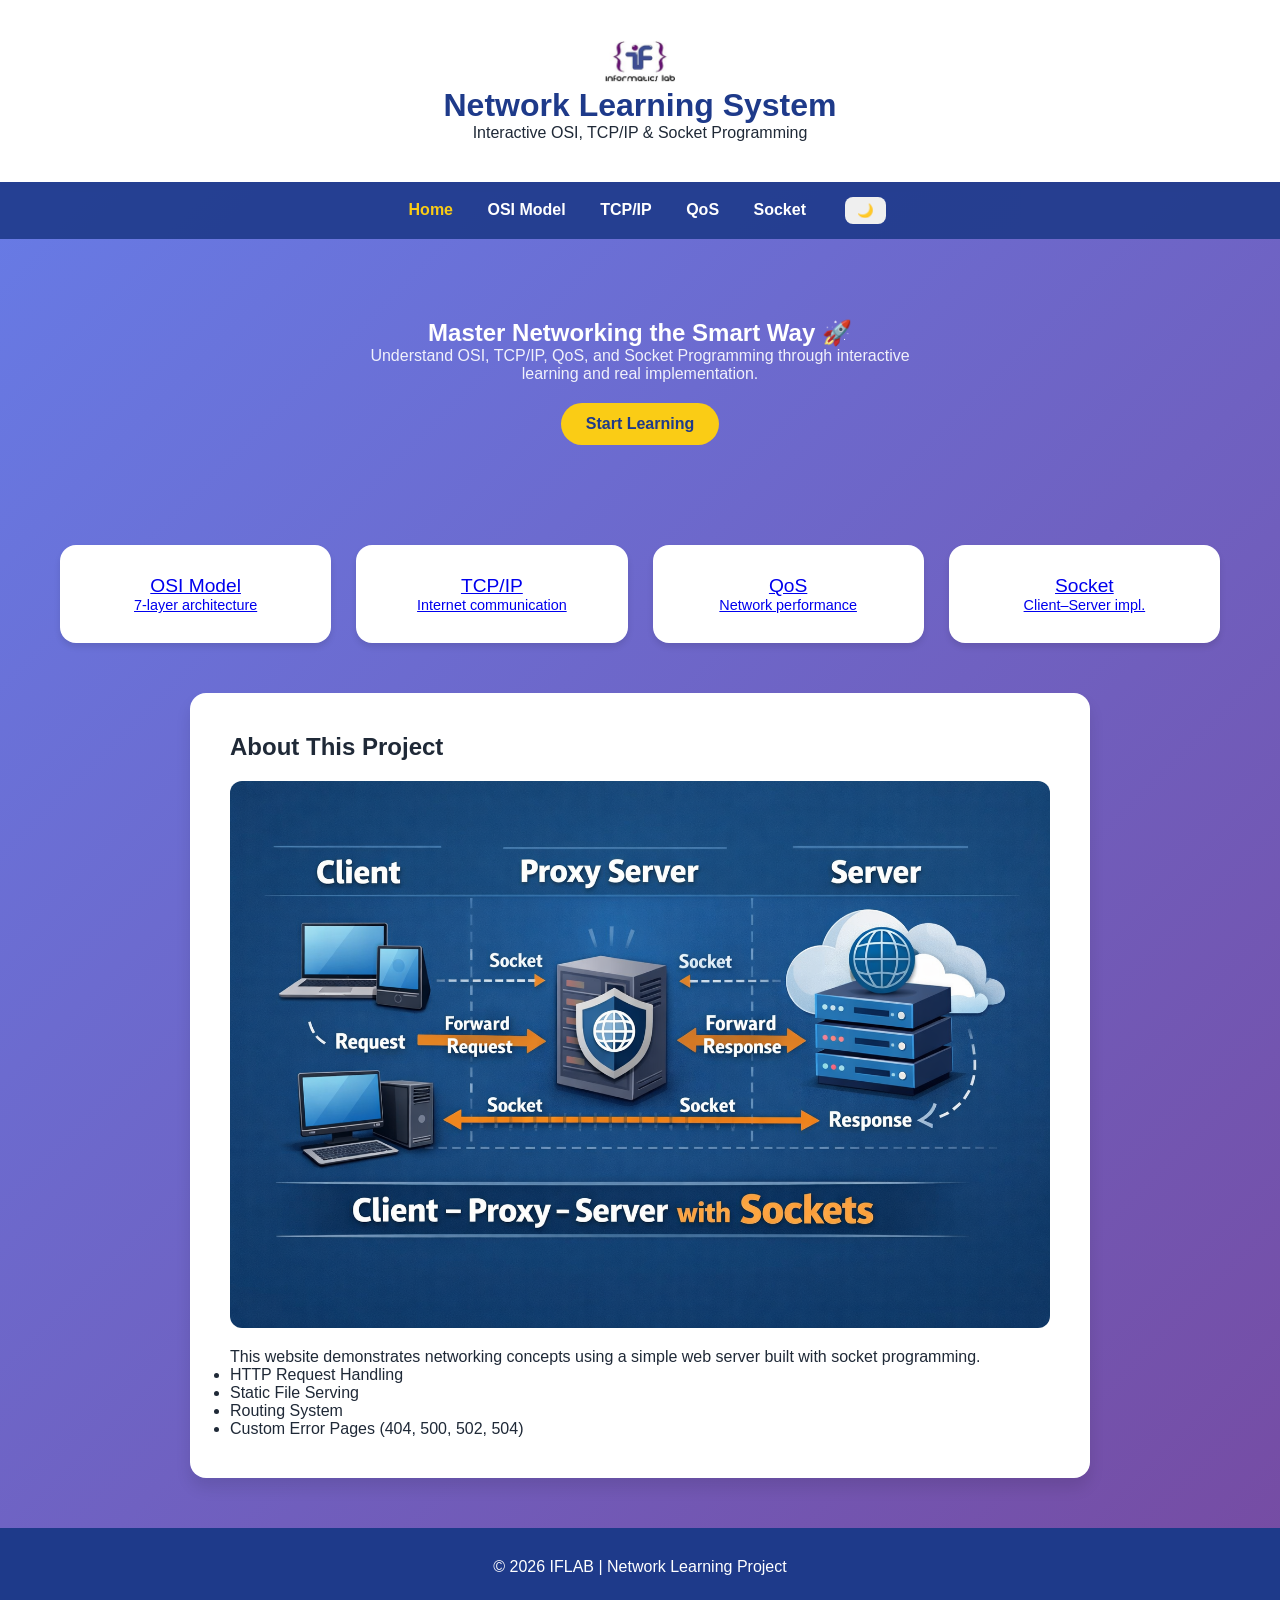
<file: index.html>
<!DOCTYPE html>
<html lang="en">
<head>
    <meta charset="UTF-8">
    <meta name="viewport" content="width=device-width, initial-scale=1.0">

    <!-- SEO -->
    <title>Network Learning System - IFLAB</title>
    <meta name="description" content="Learn networking concepts like OSI, TCP/IP, QoS, and Socket Programming interactively.">
    <meta name="keywords" content="networking, OSI, TCP/IP, QoS, socket programming">
    <meta name="author" content="IFLAB">

    <link rel="stylesheet" href="css/style.css">
    <link rel="icon" href="assets/iflab.png">

    <!-- Loader Style -->
    <style>
        #loader {
            position: fixed;
            width: 100%;
            height: 100%;
            background: #1e3a8a;
            display: flex;
            justify-content: center;
            align-items: center;
            z-index: 9999;
            flex-direction: column;
            color: white;
        }

        .spinner {
            border: 5px solid rgba(255,255,255,0.2);
            border-top: 5px solid white;
            border-radius: 50%;
            width: 50px;
            height: 50px;
            animation: spin 1s linear infinite;
            margin-bottom: 15px;
        }

        @keyframes spin {
            100% { transform: rotate(360deg); }
        }

        .hero h2 {
            animation: fadeInUp 1s ease;
        }
    </style>
</head>

<body>

<!-- ===== LOADER ===== -->
<div id="loader">
    <div class="spinner"></div>
    <p>Loading Network System...</p>
</div>

<!-- ===== HEADER ===== -->
<header>
    <img src="assets/iflab.png" alt="IFLAB Logo" width="70">
    <h1>Network Learning System</h1>
    <p>Interactive OSI, TCP/IP & Socket Programming</p>
</header>

<!-- ===== NAVBAR ===== -->
<nav>
    <a href="index.html" class="active">Home</a>
    <a href="osi.html">OSI Model</a>
    <a href="tcpip.html">TCP/IP</a>
    <a href="qos.html">QoS</a>
    <a href="implementation.html">Socket</a>

    <button onclick="toggleDark()" style="margin-left:20px;padding:6px 12px;border-radius:8px;border:none;cursor:pointer;">
        🌙
    </button>
</nav>

<!-- ===== HERO ===== -->
<section class="hero">
    <h2>Master Networking the Smart Way 🚀</h2>
    <p style="max-width: 600px; margin: 0 auto 20px auto; opacity: 0.9;">
        Understand OSI, TCP/IP, QoS, and Socket Programming 
        through interactive learning and real implementation.
    </p>

    <a href="#features" class="btn">Start Learning</a>
</section>

<!-- ===== FEATURE GRID ===== -->
<section class="grid" id="features">

    <a href="osi.html">
        <div class="box">
            <div style="font-size: 1.2rem;">OSI Model</div>
            <div style="font-size: 0.9rem;">7-layer architecture</div>
        </div>
    </a>

    <a href="tcpip.html">
        <div class="box">
            <div style="font-size: 1.2rem;">TCP/IP</div>
            <div style="font-size: 0.9rem;">Internet communication</div>
        </div>
    </a>

    <a href="qos.html">
        <div class="box">
            <div style="font-size: 1.2rem;">QoS</div>
            <div style="font-size: 0.9rem;">Network performance</div>
        </div>
    </a>

    <a href="implementation.html">
        <div class="box">
            <div style="font-size: 1.2rem;">Socket</div>
            <div style="font-size: 0.9rem;">Client–Server impl.</div>
        </div>
    </a>

</section>

<!-- ===== ABOUT ===== -->
<section class="card">
    <h2>About This Project</h2>
    <img src="assets/network.png" class="img-center">

    <p>
        This website demonstrates networking concepts using a simple web server 
        built with socket programming.
    </p>

    <ul>
        <li>HTTP Request Handling</li>
        <li>Static File Serving</li>
        <li>Routing System</li>
        <li>Custom Error Pages (404, 500, 502, 504)</li>
    </ul>
</section>

<!-- ===== FOOTER ===== -->
<footer>
    <p>&copy; 2026 IFLAB | Network Learning Project</p>
</footer>

<!-- ===== SCRIPT ===== -->
<script>
/* Loader */
window.onload = function() {
    document.getElementById("loader").style.display = "none";
}

/* Dark Mode */
function toggleDark() {
    document.body.classList.toggle("dark");
}

/* Basic Error Redirect (optional enhancement) */
window.onerror = function() {
    window.location.href = "status/500.html";
}
</script>

</body>
</html>
</file>
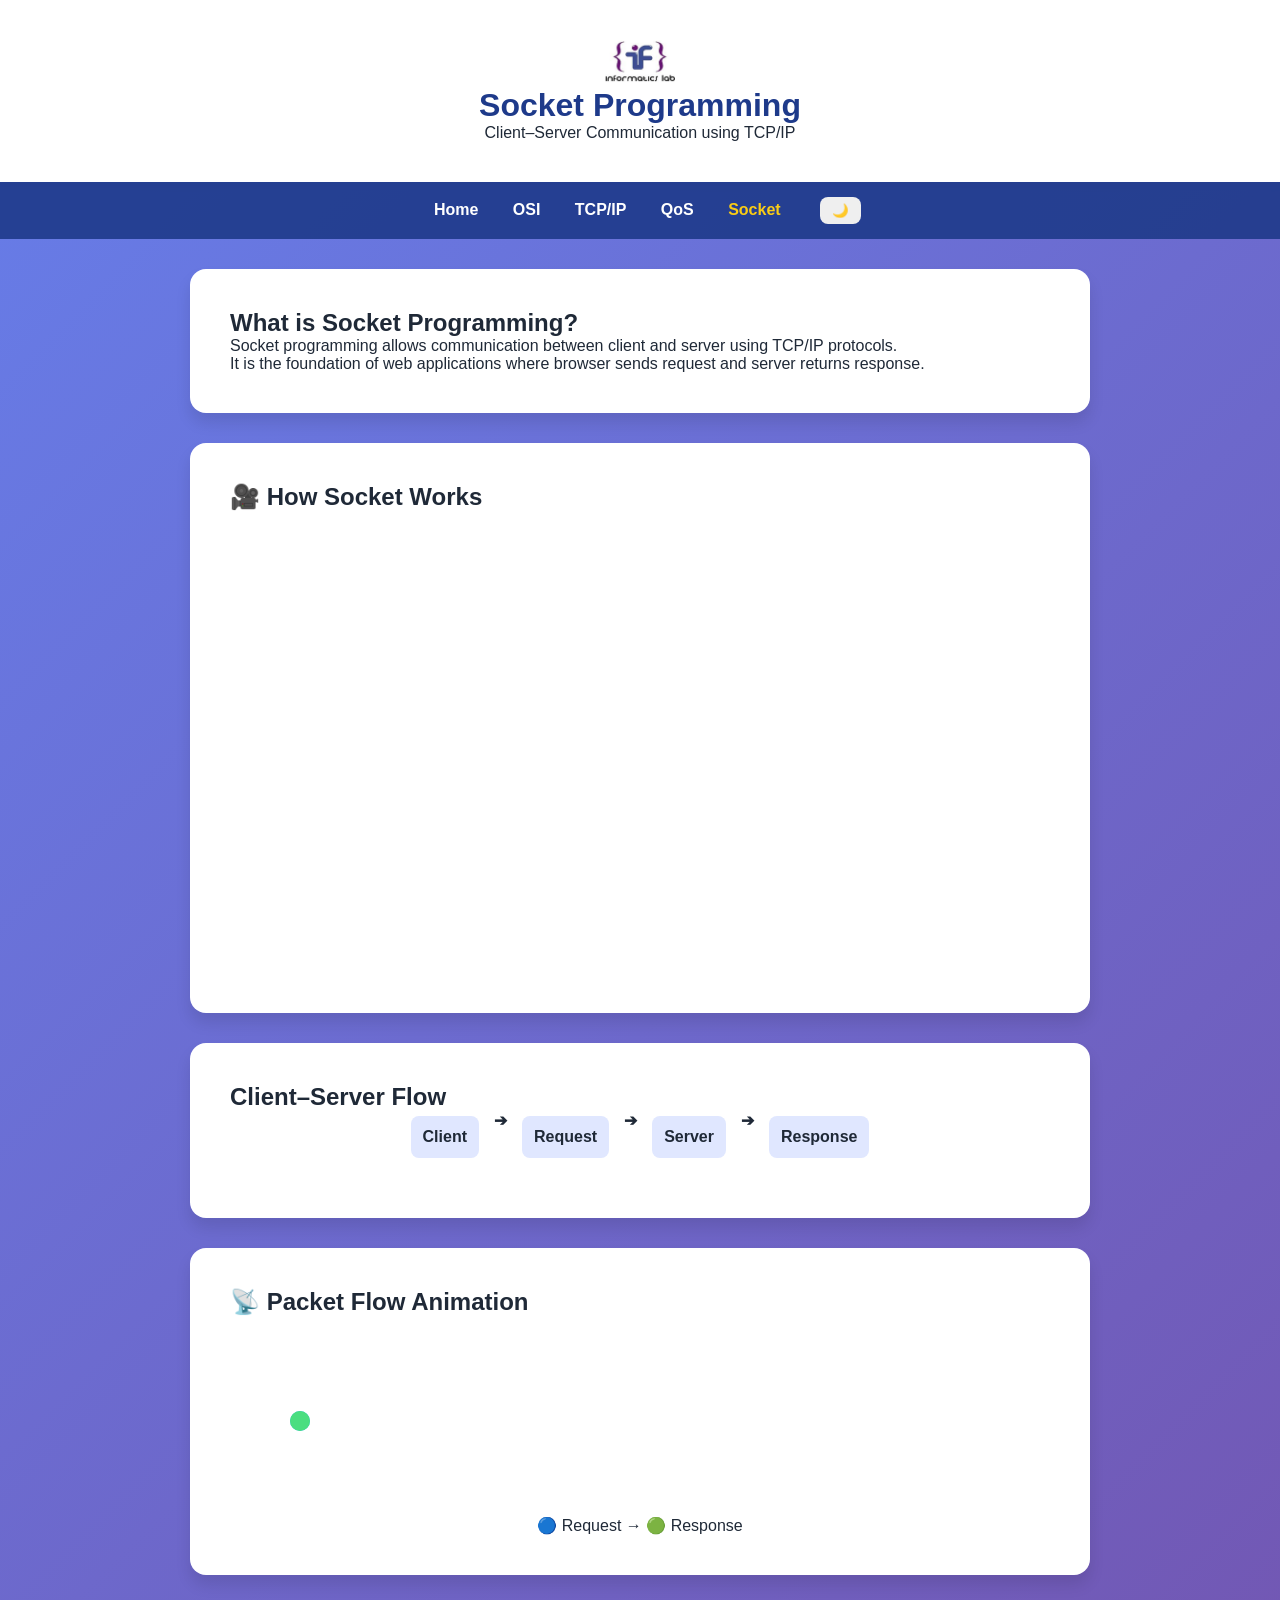
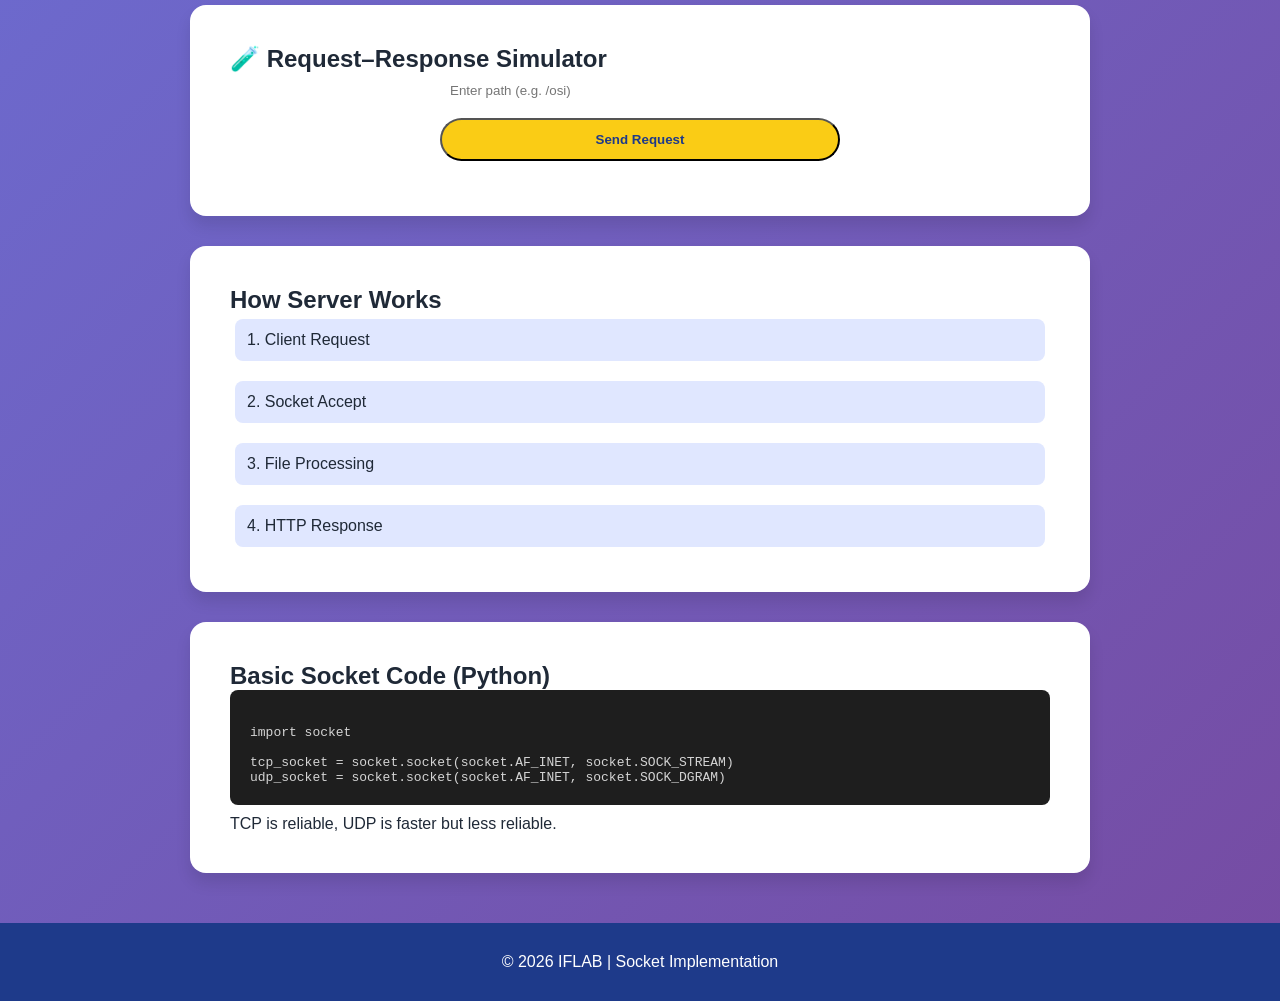
<file: implementation.html>
<!DOCTYPE html>
<html lang="en">
<head>
    <meta charset="UTF-8">
    <meta name="viewport" content="width=device-width, initial-scale=1.0">
    <title>Socket Implementation - IFLAB</title>

    <link rel="stylesheet" href="css/style.css">
    <link rel="icon" href="assets/iflab.png">
</head>

<body>

<!-- HEADER -->
<header>
    <img src="assets/iflab.png" alt="IFLAB Logo" width="70">
    <h1>Socket Programming</h1>
    <p>Client–Server Communication using TCP/IP</p>
</header>

<!-- NAV -->
<nav>
    <a href="index.html">Home</a>
    <a href="osi.html">OSI</a>
    <a href="tcpip.html">TCP/IP</a>
    <a href="qos.html">QoS</a>
    <a href="implementation.html" class="active">Socket</a>

    <button onclick="toggleDark()" style="margin-left:20px;padding:6px 12px;border-radius:8px;border:none;cursor:pointer;">
        🌙
    </button>
</nav>

<!-- INTRO -->
<section class="card">
    <h2>What is Socket Programming?</h2>
    <p>
        Socket programming allows communication between client and server 
        using TCP/IP protocols.
    </p>
    <p>
        It is the foundation of web applications where browser sends request 
        and server returns response.
    </p>
</section>

<!-- VIDEO (FIXED ✅) -->
<section class="card">
    <h2>🎥 How Socket Works</h2>

    <div class="video-container">
        <iframe 
            src="https://www.youtube.com/embed/NvZEZ-mZsuI"
            frameborder="0"
            allowfullscreen>
        </iframe>
    </div>
</section>

<!-- FLOW -->
<section class="card">
    <h2>Client–Server Flow</h2>

    <div style="display:flex; justify-content:center; gap:10px; flex-wrap:wrap; font-weight:bold;">
        <div class="step-box" onclick="showFlow(this, 'Client sends request')">Client</div>
        ➔
        <div class="step-box" onclick="showFlow(this, 'Request via TCP/IP')">Request</div>
        ➔
        <div class="step-box" onclick="showFlow(this, 'Server processes request')">Server</div>
        ➔
        <div class="step-box" onclick="showFlow(this, 'Server sends response')">Response</div>
    </div>

    <p id="flow-info" style="margin-top:15px; text-align:center; font-weight:bold;"></p>
</section>

<!-- PACKET FLOW (CSS GLOBAL) -->
<section class="card">
    <h2>📡 Packet Flow Animation</h2>

    <div class="packet-flow">
        <div class="node client">Client</div>
        <div class="node server">Server</div>

        <div class="packet request"></div>
        <div class="packet response"></div>
    </div>

    <p style="text-align:center;">
        🔵 Request → 🟢 Response
    </p>
</section>

<!-- SIMULATOR (FIXED ✅) -->
<section class="card">
    <h2>🧪 Request–Response Simulator</h2>

    <div style="display:flex; flex-direction:column; gap:10px; max-width:400px; margin:auto;">
        <input id="url" placeholder="Enter path (e.g. /osi)" 
               style="padding:10px; border-radius:8px; border:none;">

        <button onclick="simulateRequest()" class="btn">
            Send Request
        </button>
    </div>

    <p id="sim-result" style="margin-top:15px; text-align:center; font-weight:bold;"></p>
</section>

<!-- SERVER PROCESS -->
<section class="card">
    <h2>How Server Works</h2>

    <div style="display:flex; flex-direction:column; gap:10px;">
        <div class="step-box" onclick="showFlow(this, 'Browser sends GET request')">1. Client Request</div>
        <div class="step-box" onclick="showFlow(this, 'Server accepts connection')">2. Socket Accept</div>
        <div class="step-box" onclick="showFlow(this, 'Server reads file')">3. File Processing</div>
        <div class="step-box" onclick="showFlow(this, 'Server sends response')">4. HTTP Response</div>
    </div>
</section>

<!-- CODE -->
<section class="card">
    <h2>Basic Socket Code (Python)</h2>

    <div style="background:#1e1e1e;color:#d4d4d4;padding:20px;border-radius:8px;font-family:monospace;">
<pre><code>
import socket

tcp_socket = socket.socket(socket.AF_INET, socket.SOCK_STREAM)
udp_socket = socket.socket(socket.AF_INET, socket.SOCK_DGRAM)
</code></pre>
    </div>

    <p style="margin-top:10px;">
        TCP is reliable, UDP is faster but less reliable.
    </p>
</section>

<!-- FOOTER -->
<footer>
    <p>&copy; 2026 IFLAB | Socket Implementation</p>
</footer>

<!-- SCRIPT -->
<script>
function showFlow(el, text) {
    document.getElementById("flow-info").innerText = text;

    document.querySelectorAll(".step-box")
        .forEach(d => d.classList.remove("active-box"));

    el.classList.add("active-box");
}

function simulateRequest() {
    let url = document.getElementById("url").value;
    let result = document.getElementById("sim-result");

    const routes = ["/", "/osi", "/tcpip", "/qos", "/implementation"];

    if (!url) {
        result.innerText = "⚠️ Enter a path";
        return;
    }

    if (routes.includes(url)) {
        result.innerText = "✅ 200 OK";
        result.style.color = "lightgreen";
    } else if (url === "/timeout") {
        result.innerText = "⏱ 504 Gateway Timeout";
        result.style.color = "orange";
    } else if (url === "/gateway") {
        result.innerText = "🔌 502 Bad Gateway";
        result.style.color = "orange";
    } else {
        result.innerText = "❌ 404 Not Found";
        result.style.color = "red";
    }
}

function toggleDark() {
    document.body.classList.toggle("dark");
}
</script>

</body>
</html>
</file>
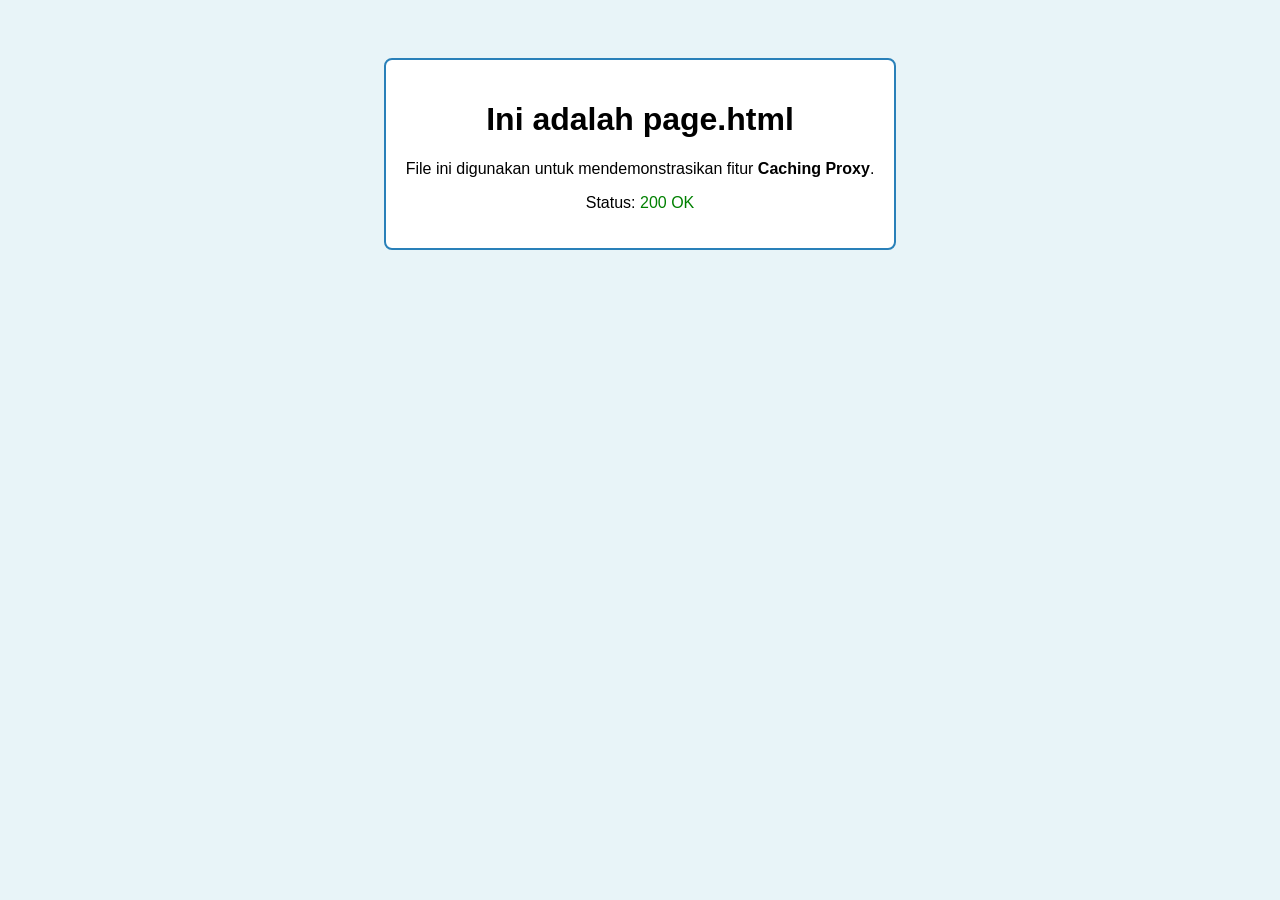
<file: page.html>
<!DOCTYPE html>
<html lang="id">
<head>
    <meta charset="UTF-8">
    <title>Halaman Page</title>
    <style>
        body { font-family: Arial, sans-serif; background-color: #e8f4f8; text-align: center; padding: 50px; }
        .box { border: 2px solid #2980b9; display: inline-block; padding: 20px; border-radius: 8px; background: white; }
    </style>
</head>
<body>
    <div class="box">
        <h1>Ini adalah page.html</h1>
        <p>File ini digunakan untuk mendemonstrasikan fitur <b>Caching Proxy</b>.</p>
        <p>Status: <span style="color: green;">200 OK</span></p>
    </div>
</body>
</html>
</file>
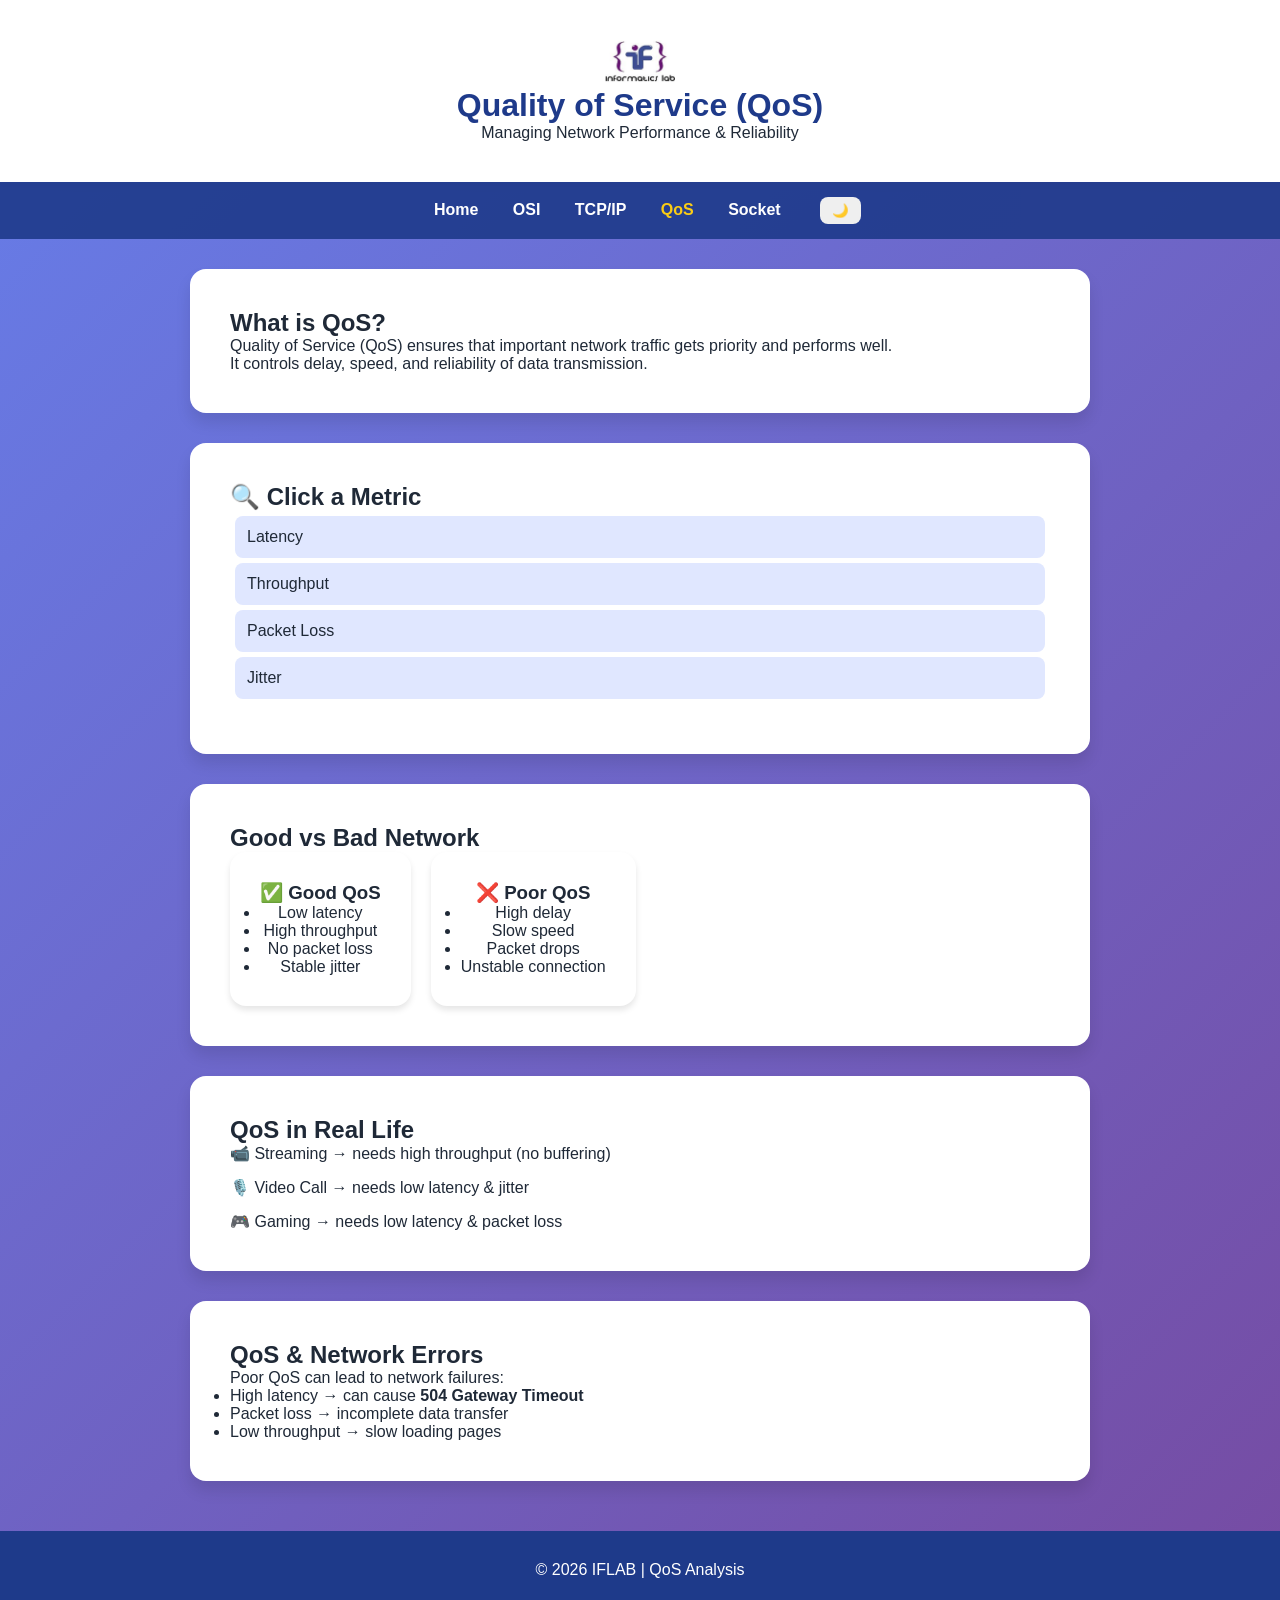
<file: qos.html>
<!DOCTYPE html>
<html lang="en">
<head>
    <meta charset="UTF-8">
    <meta name="viewport" content="width=device-width, initial-scale=1.0">
    <title>Quality of Service (QoS) - IFLAB</title>

    <link rel="stylesheet" href="css/style.css">
    <link rel="icon" href="assets/iflab.png">
</head>

<body>

<!-- HEADER -->
<header>
    <img src="assets/iflab.png" alt="IFLAB Logo" width="70">
    <h1>Quality of Service (QoS)</h1>
    <p>Managing Network Performance & Reliability</p>
</header>

<!-- NAV -->
<nav>
    <a href="index.html">Home</a>
    <a href="osi.html">OSI</a>
    <a href="tcpip.html">TCP/IP</a>
    <a href="qos.html" class="active">QoS</a>
    <a href="implementation.html">Socket</a>

    <button onclick="toggleDark()" style="margin-left:20px;padding:6px 12px;border-radius:8px;border:none;cursor:pointer;">
        🌙
    </button>
</nav>

<!-- INTRO -->
<section class="card">
    <h2>What is QoS?</h2>

    <p>
        Quality of Service (QoS) ensures that important network traffic 
        gets priority and performs well.
    </p>

    <p>
        It controls delay, speed, and reliability of data transmission.
    </p>
</section>

<!-- INTERACTIVE -->
<section class="card">
    <h2>🔍 Click a Metric</h2>

    <div class="qos-interactive">
        <div onclick="showInfo(this, 'Latency: Delay of packet delivery (lower is better)')">Latency</div>
        <div onclick="showInfo(this, 'Throughput: Data transfer speed (higher is better)')">Throughput</div>
        <div onclick="showInfo(this, 'Packet Loss: Lost data (should be near zero)')">Packet Loss</div>
        <div onclick="showInfo(this, 'Jitter: Delay variation (should be stable)')">Jitter</div>
    </div>

    <p id="qos-info" style="margin-top:15px; font-weight:bold; text-align:center;"></p>
</section>

<!-- VISUAL COMPARISON (NEW 🔥) -->
<section class="card">
    <h2>Good vs Bad Network</h2>

    <div style="display:flex; gap:20px; flex-wrap:wrap;">

        <div class="box">
            <h3>✅ Good QoS</h3>
            <ul>
                <li>Low latency</li>
                <li>High throughput</li>
                <li>No packet loss</li>
                <li>Stable jitter</li>
            </ul>
        </div>

        <div class="box">
            <h3>❌ Poor QoS</h3>
            <ul>
                <li>High delay</li>
                <li>Slow speed</li>
                <li>Packet drops</li>
                <li>Unstable connection</li>
            </ul>
        </div>

    </div>
</section>

<!-- REAL LIFE (IMPROVED) -->
<section class="card">
    <h2>QoS in Real Life</h2>

    <div style="display:flex; flex-direction:column; gap:15px;">

        <div>📹 Streaming → needs high throughput (no buffering)</div>
        <div>🎙️ Video Call → needs low latency & jitter</div>
        <div>🎮 Gaming → needs low latency & packet loss</div>

    </div>
</section>

<!-- CONNECTION TO ERROR (NEW 🔥) -->
<section class="card">
    <h2>QoS & Network Errors</h2>

    <p>
        Poor QoS can lead to network failures:
    </p>

    <ul>
        <li>High latency → can cause <b>504 Gateway Timeout</b></li>
        <li>Packet loss → incomplete data transfer</li>
        <li>Low throughput → slow loading pages</li>
    </ul>
</section>

<!-- FOOTER -->
<footer>
    <p>&copy; 2026 IFLAB | QoS Analysis</p>
</footer>

<script>
function showInfo(el, text) {
    document.getElementById("qos-info").innerText = text;

    // highlight active
    document.querySelectorAll(".qos-interactive div")
        .forEach(d => d.style.background = "#e0e7ff");

    el.style.background = "#a5b4fc";
}

function toggleDark() {
    document.body.classList.toggle("dark");
}
</script>

</body>
</html>
</file>
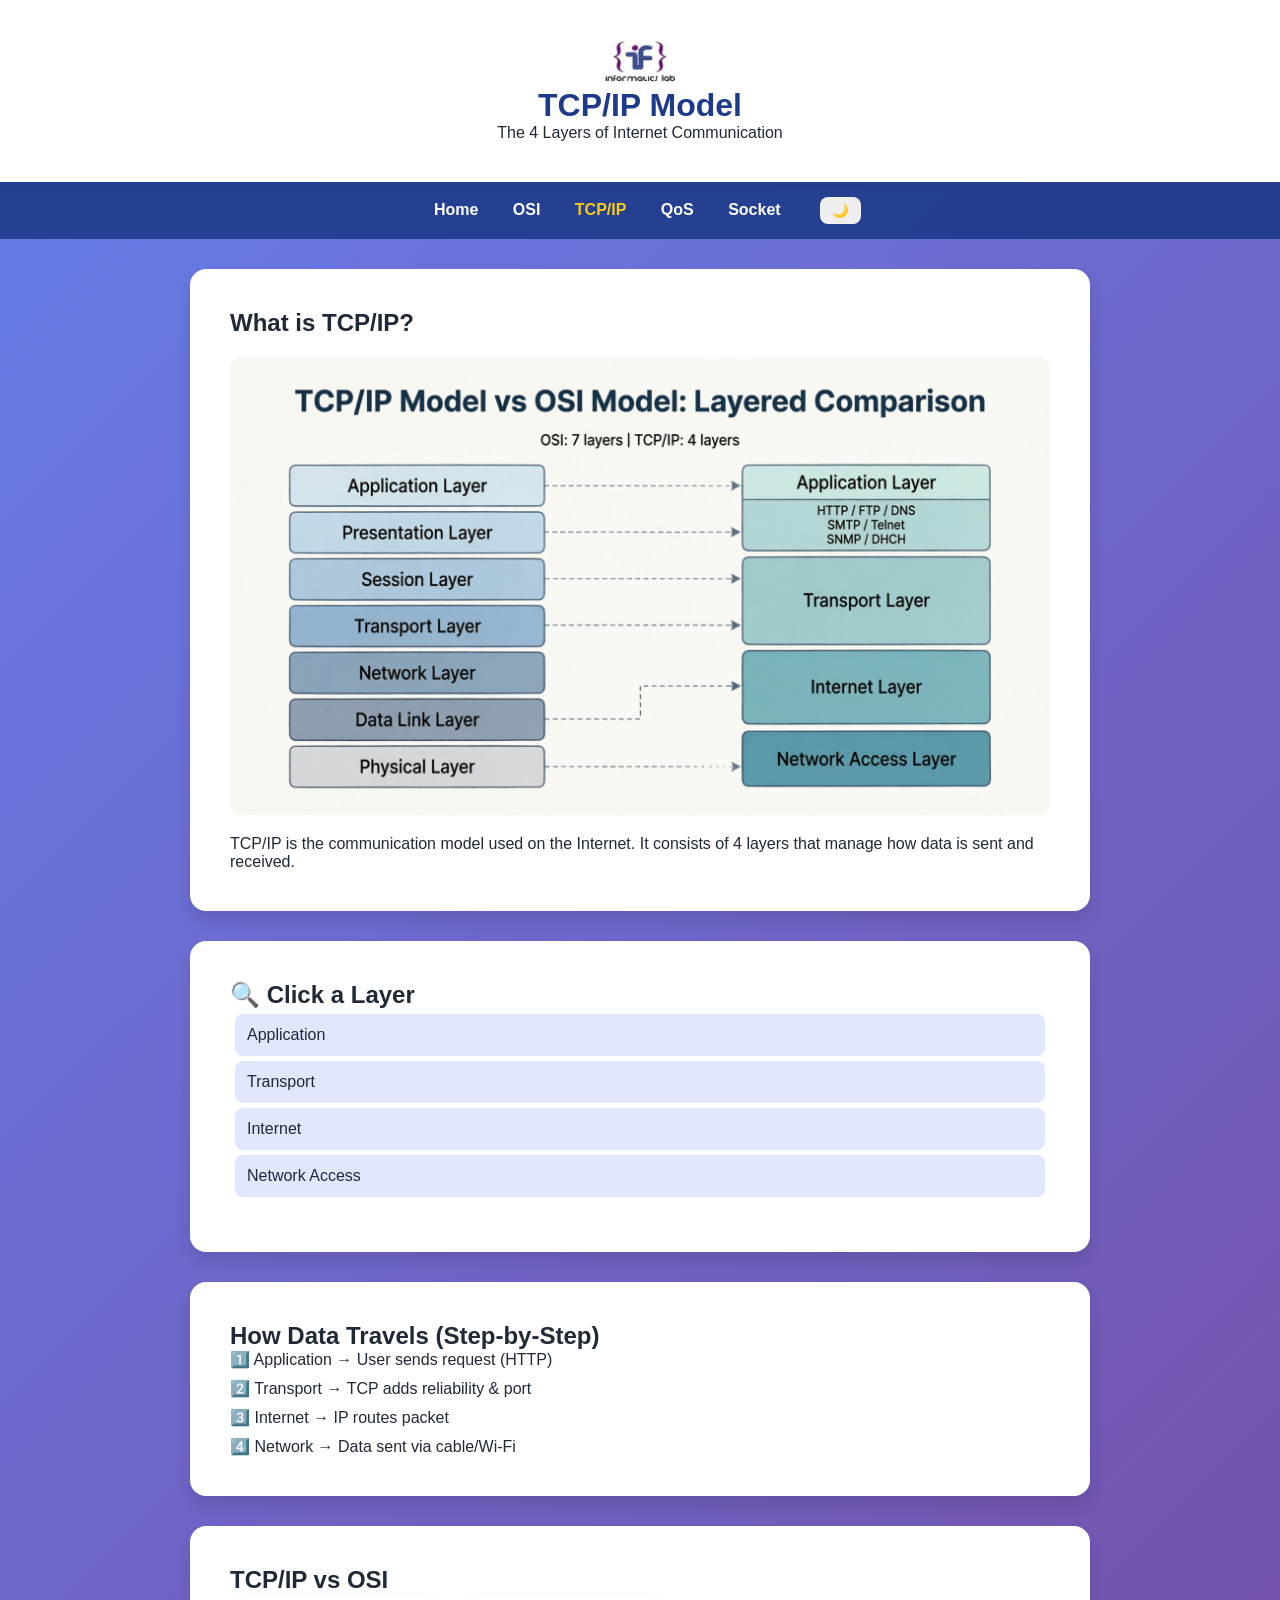
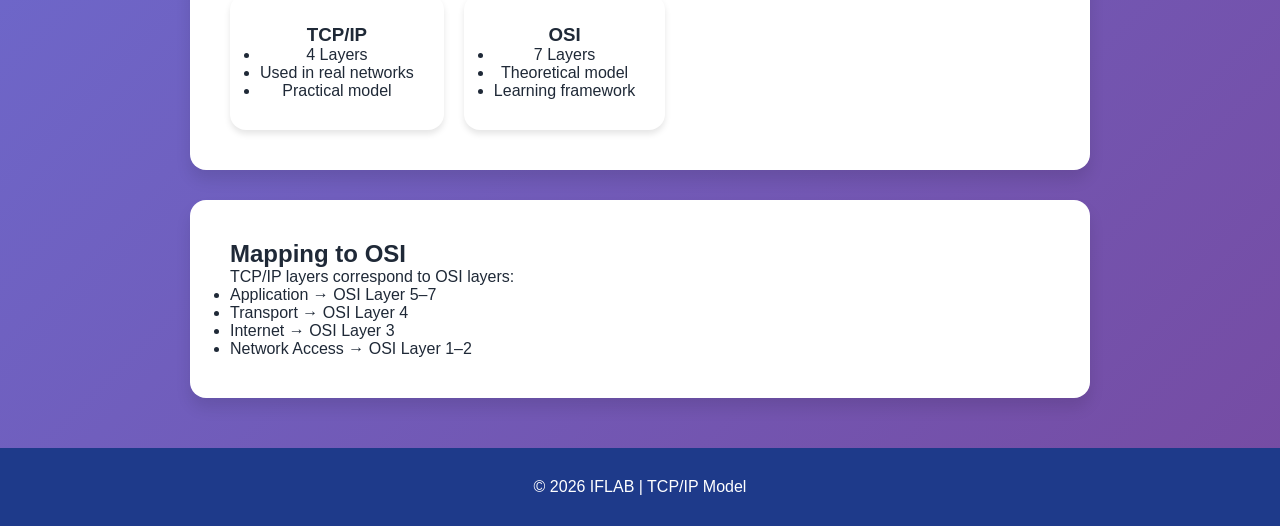
<file: tcpip.html>
<!DOCTYPE html>
<html lang="en">
<head>
    <meta charset="UTF-8">
    <meta name="viewport" content="width=device-width, initial-scale=1.0">
    <title>TCP/IP Model - IFLAB</title>

    <link rel="stylesheet" href="css/style.css">
    <link rel="icon" href="assets/iflab.png">
</head>

<body>

<!-- HEADER -->
<header>
    <img src="assets/iflab.png" alt="IFLAB Logo" width="70">
    <h1>TCP/IP Model</h1>
    <p>The 4 Layers of Internet Communication</p>
</header>

<!-- NAV -->
<nav>
    <a href="index.html">Home</a>
    <a href="osi.html">OSI</a>
    <a href="tcpip.html" class="active">TCP/IP</a>
    <a href="qos.html">QoS</a>
    <a href="implementation.html">Socket</a>

    <button onclick="toggleDark()" style="margin-left:20px;padding:6px 12px;border-radius:8px;border:none;cursor:pointer;">
        🌙
    </button>
</nav>

<!-- INTRO -->
<section class="card">
    <h2>What is TCP/IP?</h2>

    <img src="assets/tcpip.png" alt="TCP/IP Diagram" class="img-center">

    <p>
        TCP/IP is the communication model used on the Internet.
        It consists of 4 layers that manage how data is sent and received.
    </p>
</section>

<!-- INTERACTIVE -->
<section class="card">
    <h2>🔍 Click a Layer</h2>

    <div class="tcpip-interactive">
        <div onclick="showInfo(this, 'Application: HTTP, FTP, DNS')">Application</div>
        <div onclick="showInfo(this, 'Transport: TCP reliable, UDP fast')">Transport</div>
        <div onclick="showInfo(this, 'Internet: IP addressing and routing')">Internet</div>
        <div onclick="showInfo(this, 'Network Access: Hardware & transmission')">Network Access</div>
    </div>

    <p id="tcpip-info" style="margin-top:15px; font-weight:bold; text-align:center;"></p>
</section>

<!-- FLOW (IMPROVED 🔥) -->
<section class="card">
    <h2>How Data Travels (Step-by-Step)</h2>

    <div style="display:flex; flex-direction:column; gap:10px;">
        <div>1️⃣ Application → User sends request (HTTP)</div>
        <div>2️⃣ Transport → TCP adds reliability & port</div>
        <div>3️⃣ Internet → IP routes packet</div>
        <div>4️⃣ Network → Data sent via cable/Wi-Fi</div>
    </div>
</section>

<!-- COMPARISON (UPGRADE 🔥) -->
<section class="card">
    <h2>TCP/IP vs OSI</h2>

    <div style="display:flex; gap:20px; flex-wrap:wrap;">

        <div class="box">
            <h3>TCP/IP</h3>
            <ul>
                <li>4 Layers</li>
                <li>Used in real networks</li>
                <li>Practical model</li>
            </ul>
        </div>

        <div class="box">
            <h3>OSI</h3>
            <ul>
                <li>7 Layers</li>
                <li>Theoretical model</li>
                <li>Learning framework</li>
            </ul>
        </div>

    </div>
</section>

<!-- EXTRA INSIGHT (NEW 🔥) -->
<section class="card">
    <h2>Mapping to OSI</h2>

    <p>
        TCP/IP layers correspond to OSI layers:
    </p>

    <ul>
        <li>Application → OSI Layer 5–7</li>
        <li>Transport → OSI Layer 4</li>
        <li>Internet → OSI Layer 3</li>
        <li>Network Access → OSI Layer 1–2</li>
    </ul>
</section>

<!-- FOOTER -->
<footer>
    <p>&copy; 2026 IFLAB | TCP/IP Model</p>
</footer>

<script>
function showInfo(el, text) {
    document.getElementById("tcpip-info").innerText = text;

    // highlight active
    document.querySelectorAll(".tcpip-interactive div")
        .forEach(d => d.style.background = "#e0e7ff");

    el.style.background = "#a5b4fc";
}

function toggleDark() {
    document.body.classList.toggle("dark");
}
</script>

</body>
</html>
</file>
<file: css/style.css>
/* ===============================
   1. VARIABLES
================================ */
:root {
    --primary: #1e3a8a;
    --secondary: #764ba2;
    --accent: #facc15;

    --bg-gradient: linear-gradient(135deg, #667eea, #764ba2);

    --text-main: #1f2937;
    --text-muted: #64748b;
    --white: #ffffff;

    --radius-lg: 16px;
    --radius-md: 12px;

    --shadow-sm: 0 4px 6px rgba(0,0,0,0.1);
    --shadow-md: 0 10px 15px rgba(0,0,0,0.1);
}

/* ===============================
   2. RESET
================================ */
* {
    margin: 0;
    padding: 0;
    box-sizing: border-box;
}

body {
    font-family: 'Segoe UI', sans-serif;
    background: var(--bg-gradient);
    color: var(--text-main);
    min-height: 100vh;
}

/* ===============================
   3. DARK MODE
================================ */
body.dark {
    background: #0f172a;
    color: #e2e8f0;
}

body.dark header,
body.dark .card,
body.dark .box {
    background: #1e293b;
    color: #e2e8f0;
}

/* ===============================
   4. HEADER
================================ */
header {
    background: var(--white);
    padding: 40px 20px;
    text-align: center;
    box-shadow: var(--shadow-sm);
}

header h1 {
    color: var(--primary);
}

/* ===============================
   5. NAVBAR
================================ */
nav {
    background: rgba(30, 58, 138, 0.9);
    padding: 15px;
    text-align: center;
    position: sticky;
    top: 0;
}

nav a {
    color: white;
    margin: 0 15px;
    text-decoration: none;
    font-weight: bold;
}

nav a.active {
    color: var(--accent);
}

/* ===============================
   6. HERO
================================ */
.hero {
    text-align: center;
    color: white;
    padding: 80px 20px;
}

/* ===============================
   7. CARD
================================ */
.card {
    background: white;
    margin: 30px auto;
    padding: 40px;
    border-radius: var(--radius-lg);
    max-width: 900px;
    box-shadow: var(--shadow-md);
    transition: 0.3s;
}

.card:hover {
    transform: translateY(-5px);
}

/* ===============================
   8. GRID & BOX
================================ */
.grid {
    display: grid;
    grid-template-columns: repeat(auto-fit, minmax(250px, 1fr));
    gap: 25px;
    padding: 20px;
    max-width: 1200px;
    margin: auto;
}

.box {
    background: white;
    padding: 30px;
    border-radius: var(--radius-lg);
    text-align: center;
    box-shadow: var(--shadow-sm);
    transition: 0.3s;
}

.box:hover {
    transform: translateY(-8px);
}

/* ===============================
   9. BUTTON
================================ */
.btn {
    display: inline-block;
    background: var(--accent);
    color: var(--primary);
    padding: 12px 25px;
    border-radius: 30px;
    text-decoration: none;
    font-weight: bold;
    cursor: pointer;
}

/* ===============================
   10. MEDIA
================================ */
.img-center {
    display: block;
    max-width: 100%;
    margin: 20px auto;
    border-radius: var(--radius-md);
}

.video-container {
    position: relative;
    padding-bottom: 56.25%;
    height: 0;
}

.video-container iframe {
    position: absolute;
    width: 100%;
    height: 100%;
}

.video-player {
    width: 100%;
    max-width: 800px;
    display: block;
    margin: 20px auto;
    border-radius: 12px;
}

/* ===============================
   11. INTERACTIVE BOX
================================ */
.osi-interactive div,
.tcpip-interactive div,
.qos-interactive div,
.step-box {
    background: #e0e7ff;
    padding: 12px;
    border-radius: 8px;
    cursor: pointer;
    margin: 5px;
    transition: 0.3s;
}

.step-box:hover {
    background: #c7d2fe;
}

/* ACTIVE */
.active-box {
    background: #a5b4fc !important;
}

/* ===============================
   12. PACKET FLOW 🔥
================================ */
.packet-flow {
    position: relative;
    margin: 40px auto;
    max-width: 700px;
    height: 120px;
}

.node {
    position: absolute;
    top: 40px;
    width: 120px;
    text-align: center;
    color: white;
    font-weight: bold;
}

.client { left: 0; }
.server { right: 0; }

.packet {
    position: absolute;
    top: 55px;
    width: 20px;
    height: 20px;
    border-radius: 50%;
}

/* request */
.packet.request {
    background: #38bdf8;
    animation: moveRight 2s linear infinite;
}

/* response */
.packet.response {
    background: #4ade80;
    animation: moveLeft 2s linear infinite;
}

@keyframes moveRight {
    0% { left: 120px; }
    100% { left: calc(100% - 140px); }
}

@keyframes moveLeft {
    0% { left: calc(100% - 140px); }
    100% { left: 120px; }
}

/* ===============================
   13. ERROR PAGE
================================ */
.error-wrapper {
    display:flex;
    justify-content:center;
    align-items:center;
    min-height:100vh;
}

.error-box {
    text-align:center;
    color:white;
    background: rgba(255,255,255,0.1);
    backdrop-filter: blur(12px);
    padding: 60px 40px;
    border-radius: 20px;
}

.error-code {
    font-size: 100px;
}

/* ===============================
   14. FOOTER
================================ */
footer {
    text-align: center;
    padding: 30px;
    background: var(--primary);
    color: white;
    margin-top: 50px;
}

/* ===============================
   15. RESPONSIVE
================================ */
@media (max-width: 768px) {
    .card {
        padding: 25px;
    }

    nav {
        overflow-x: auto;
        white-space: nowrap;
    }
}
</file>
